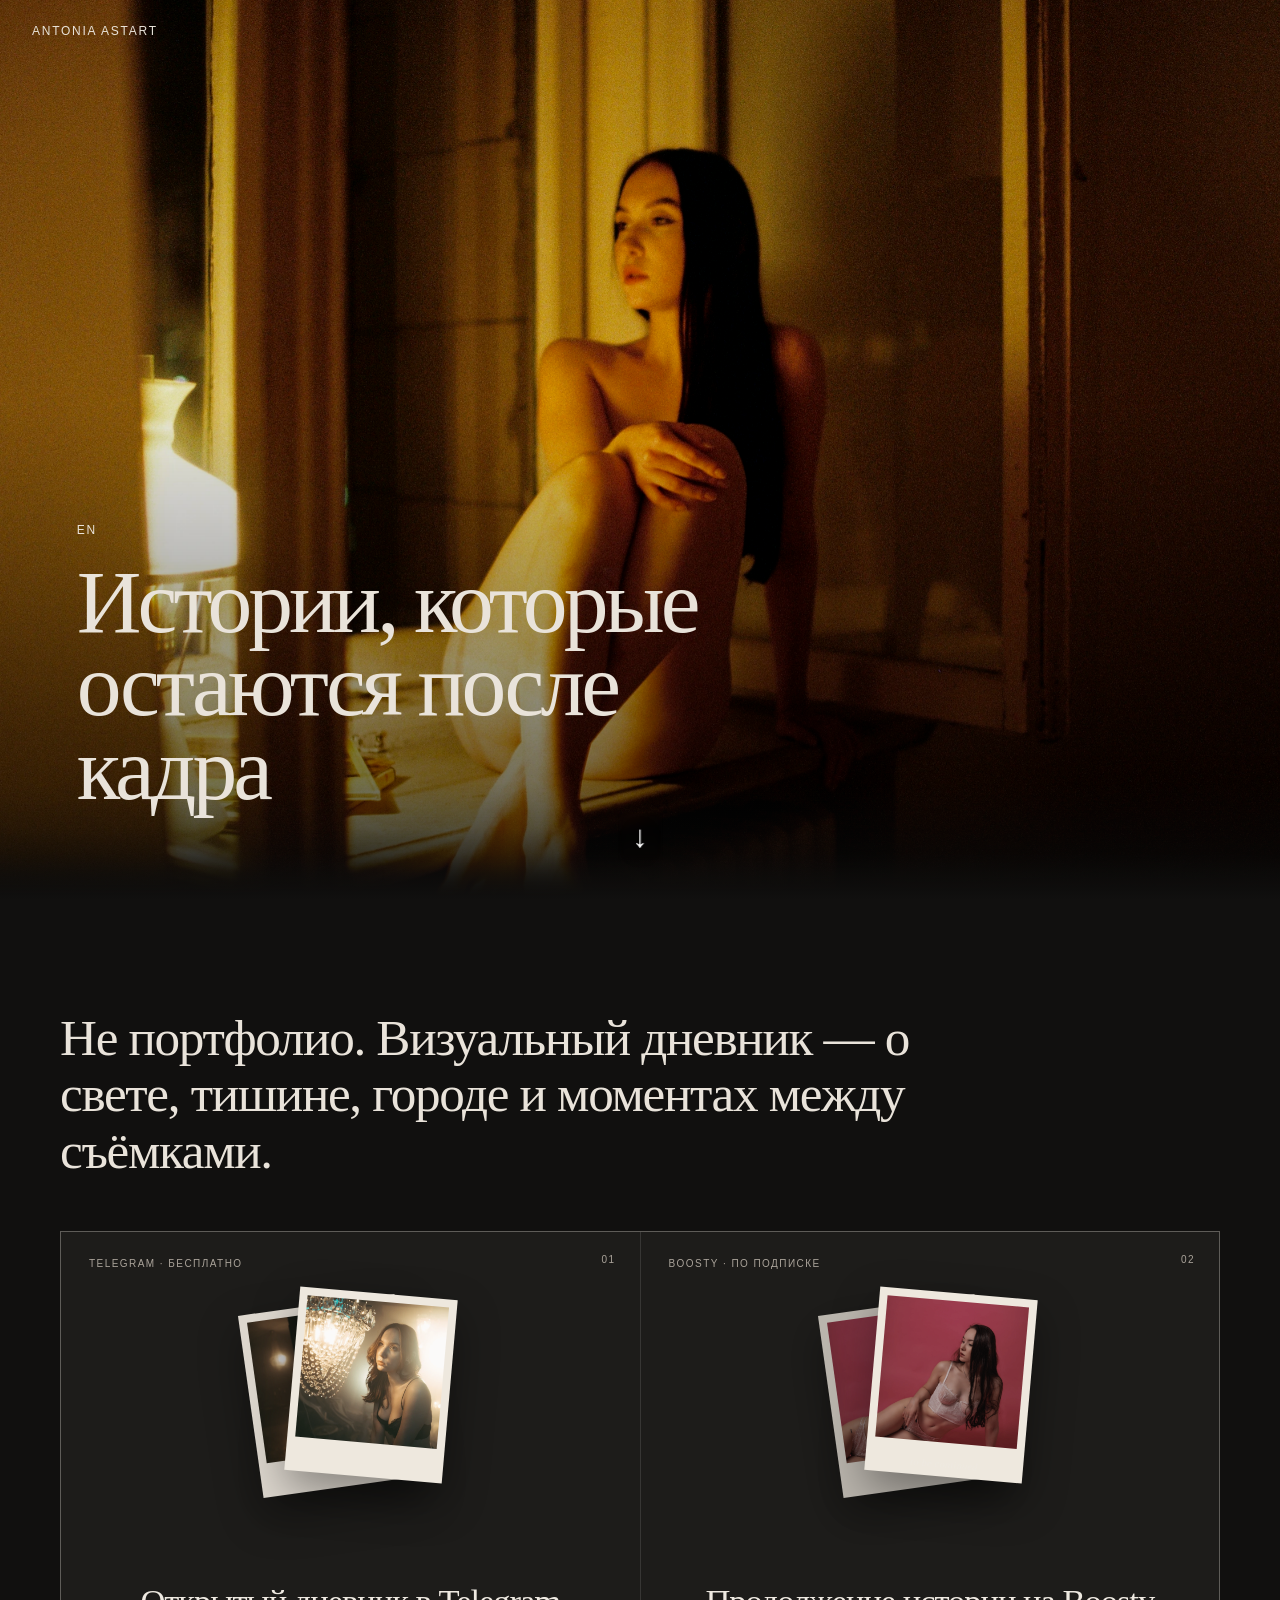
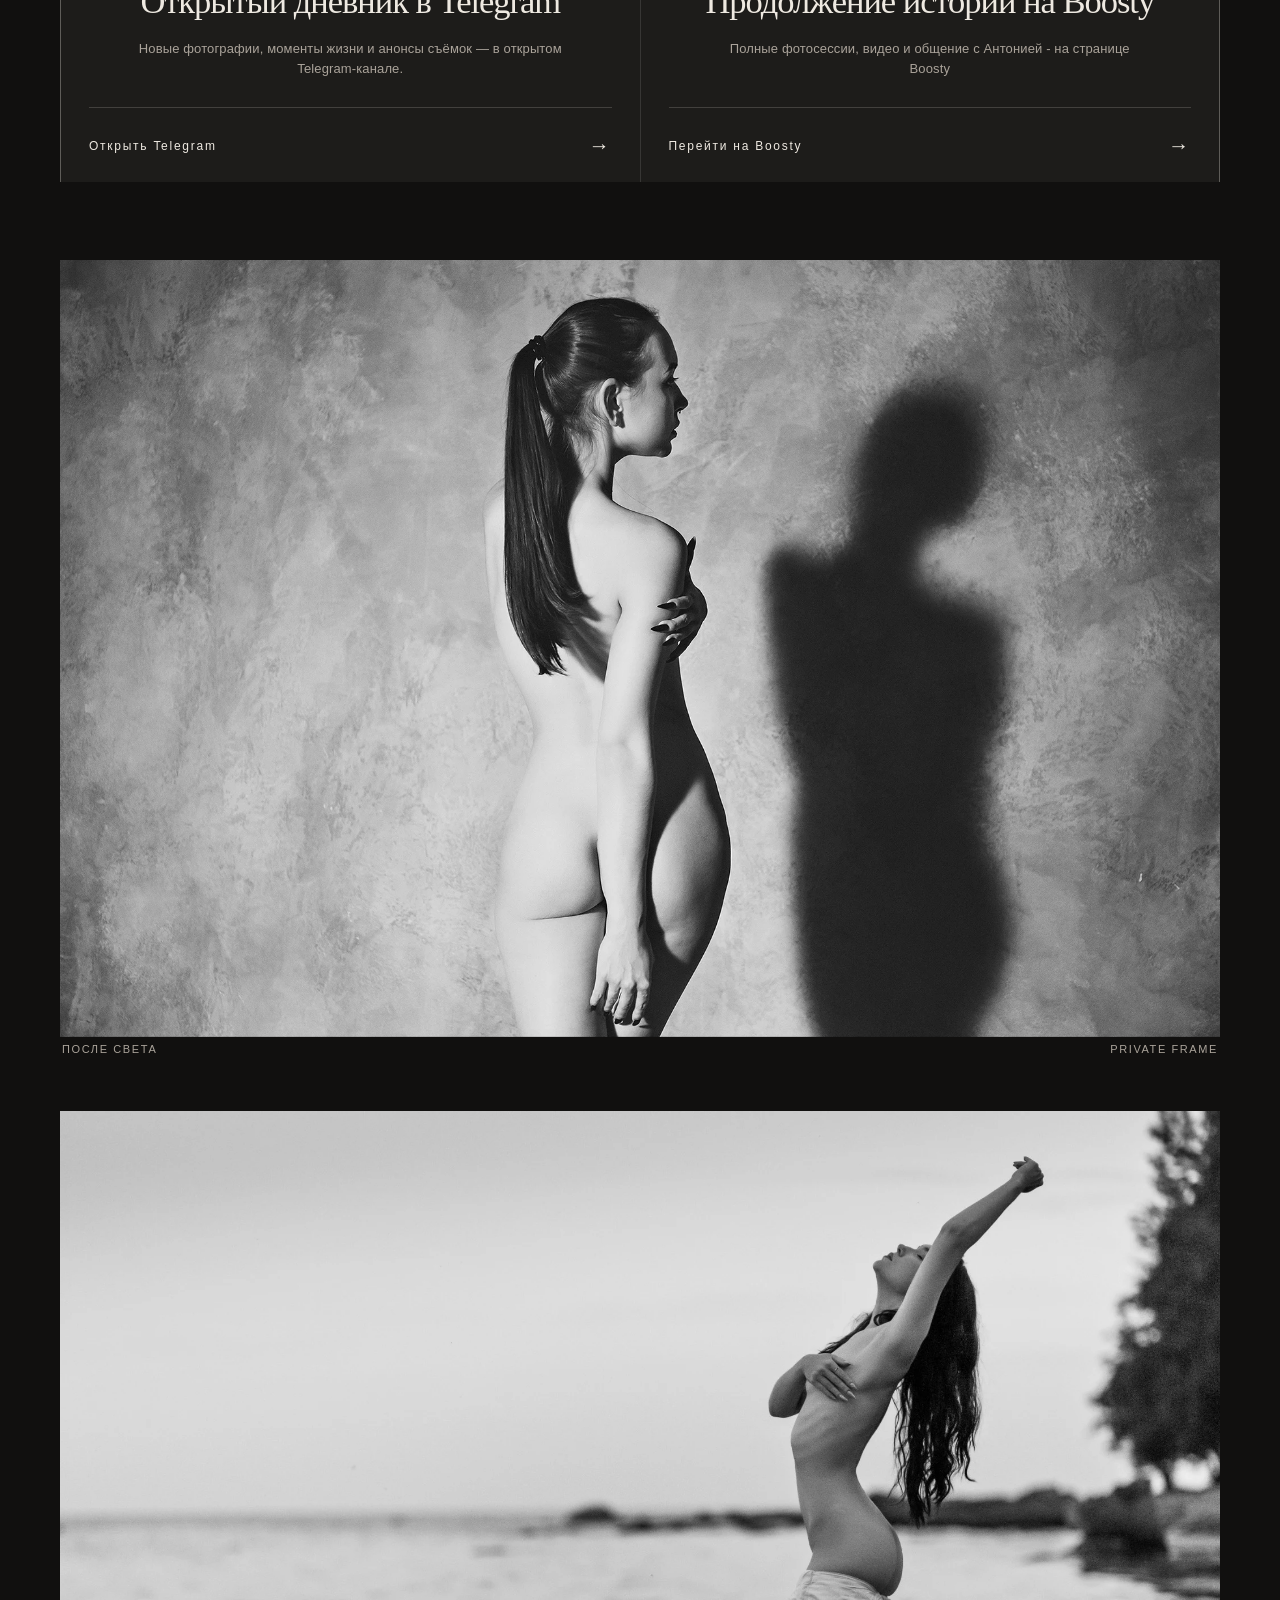
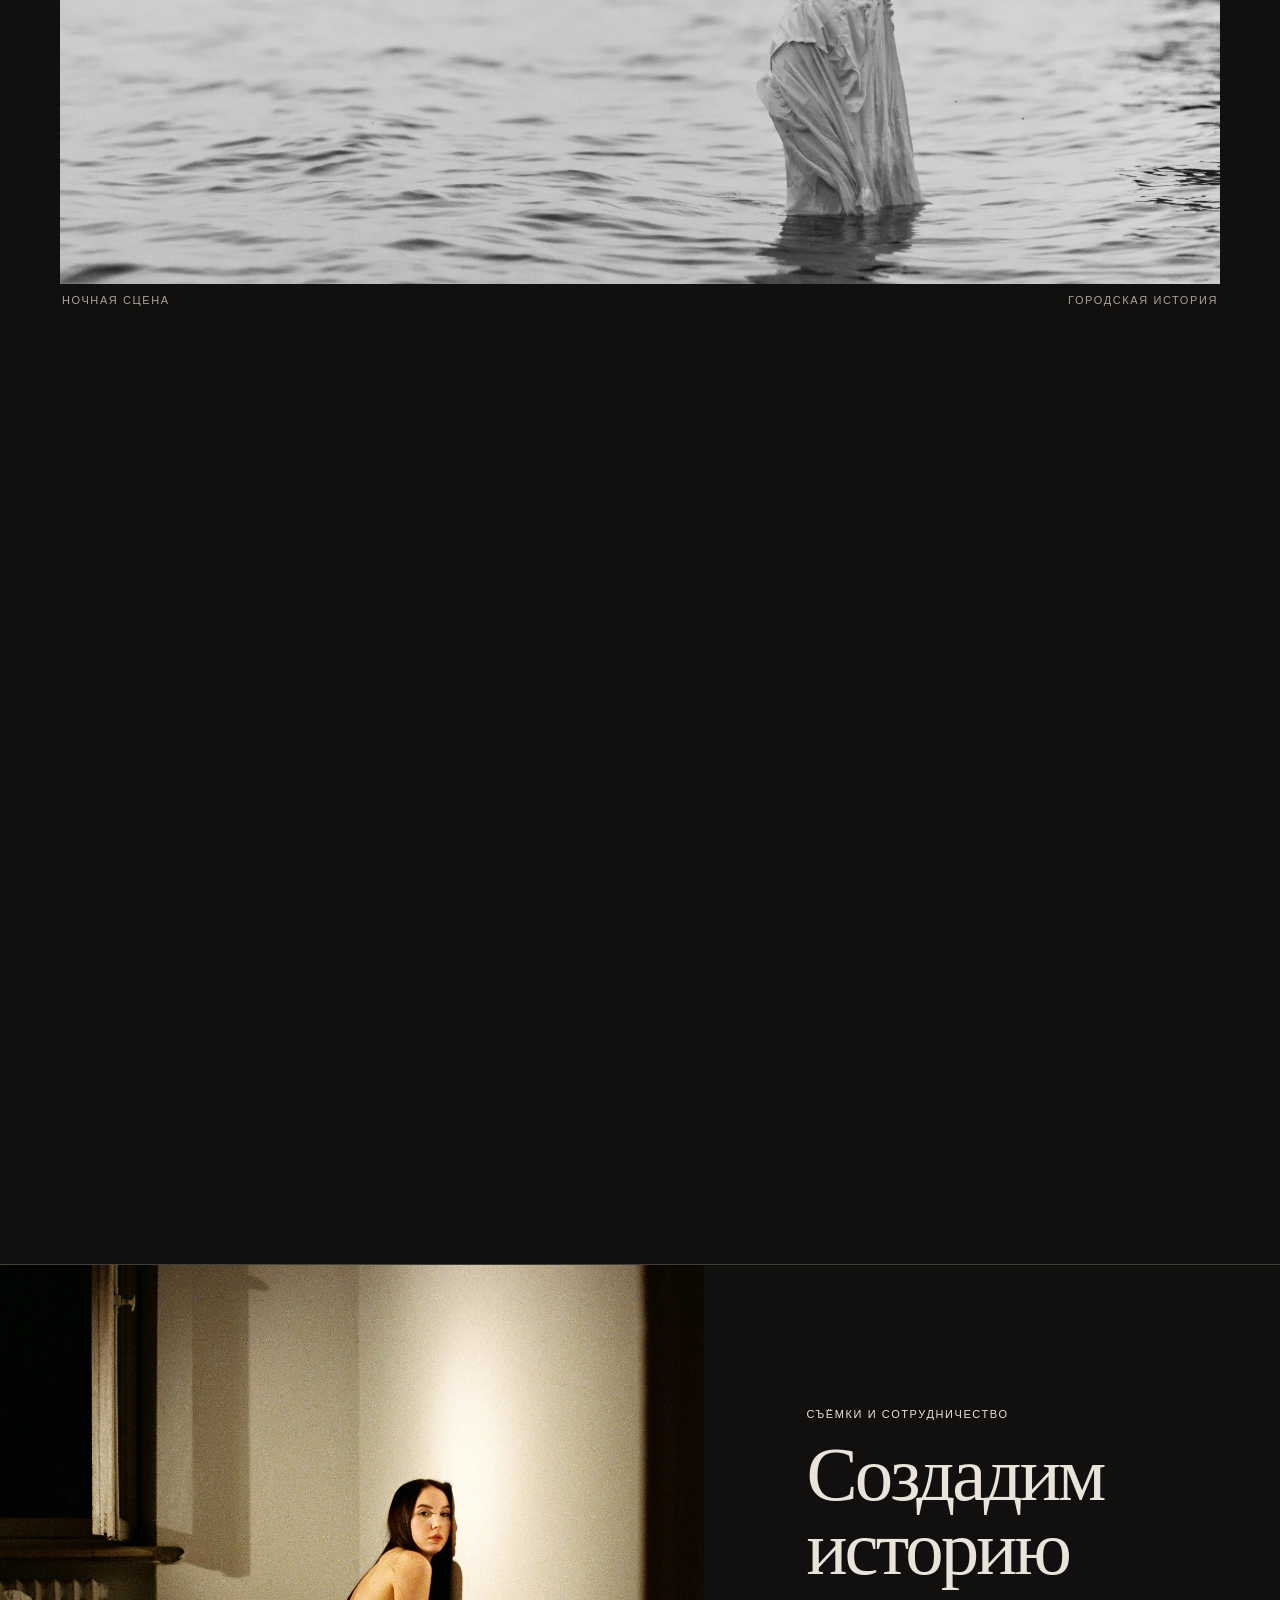
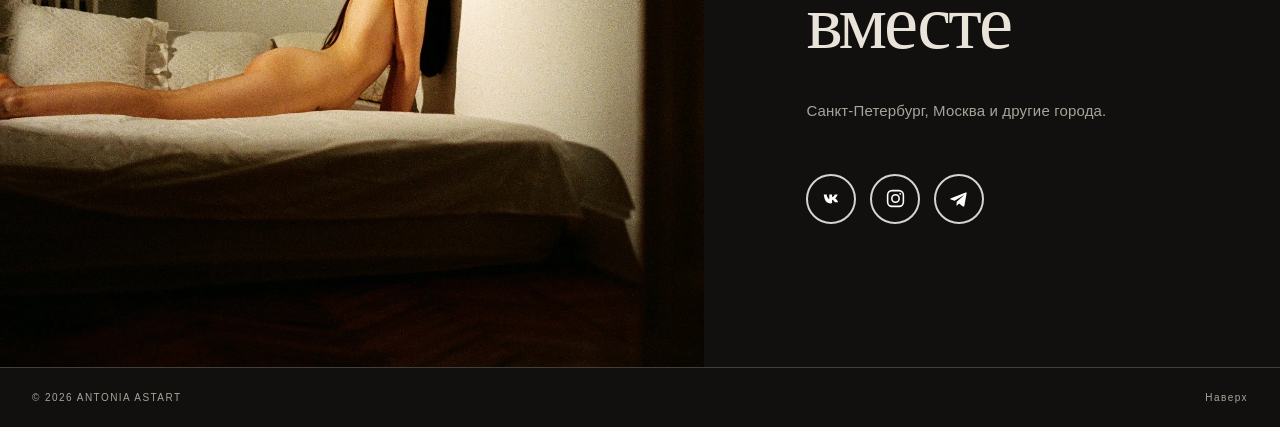
<file: index.html>
<!doctype html>
<html lang="ru" prefix="og: https://ogp.me/ns#">
<head>
  <meta charset="utf-8" />
  <meta name="viewport" content="width=device-width,initial-scale=1" />
  <meta name="theme-color" content="#11100f" />
  <!-- Google tag (gtag.js) -->
  <script async src="https://www.googletagmanager.com/gtag/js?id=G-XG9TWTPMS8"></script>
  <script>
    window.dataLayer = window.dataLayer || [];
    function gtag(){dataLayer.push(arguments);}
    gtag('js', new Date());
    gtag('config', 'G-XG9TWTPMS8');
  </script>
  <!-- Yandex.Metrika counter -->
  <script type="text/javascript">
    (function(m,e,t,r,i,k,a){
      m[i]=m[i]||function(){(m[i].a=m[i].a||[]).push(arguments)};
      m[i].l=1*new Date();
      for (var j=0;j<document.scripts.length;j++){if(document.scripts[j].src===r){return;}}
      k=e.createElement(t),a=e.getElementsByTagName(t)[0],k.async=1,k.src=r,a.parentNode.insertBefore(k,a)
    })(window,document,'script','https://mc.yandex.ru/metrika/tag.js?id=111579836','ym');

    ym(111579836,'init',{ssr:true,webvisor:true,clickmap:true,ecommerce:'dataLayer',referrer:document.referrer,url:location.href,accurateTrackBounce:true,trackLinks:true});
  </script>
  <!-- /Yandex.Metrika counter -->
  <title>Антония Астарт | Ню-модель и арт-фотография</title>
  <meta name="description" content="Официальный сайт Антонии Астарт: авторские ню-фотосерии, съёмки, закулисье и новые публикации в Telegram и Boosty." />
  <link rel="canonical" href="https://antonia-astart.ru/" />
  <meta property="og:type" content="website" />
  <meta property="og:locale" content="ru_RU" />
  <meta property="og:title" content="Антония Астарт — визуальный дневник" />
  <meta property="og:description" content="Авторская арт-фотография, истории и атмосфера съёмок." />
  <meta property="og:image" content="https://antonia-astart.ru/assets/og-image.png" />
  <meta property="og:image:url" content="https://antonia-astart.ru/assets/og-image.png" />
  <meta property="og:image:secure_url" content="https://antonia-astart.ru/assets/og-image.png" />
  <meta property="og:image:type" content="image/png" />
  <meta property="og:image:width" content="1200" />
  <meta property="og:image:height" content="628" />
  <meta property="og:image:alt" content="Антония Астарт — визуальный дневник" />
  <meta property="og:url" content="https://antonia-astart.ru/" />
  <meta property="og:site_name" content="Антония Астарт" />
  <meta name="twitter:card" content="summary_large_image" />
  <meta name="twitter:title" content="Антония Астарт — визуальный дневник" />
  <meta name="twitter:description" content="Авторская арт-фотография, истории и атмосфера съёмок." />
  <meta name="twitter:image" content="https://antonia-astart.ru/assets/og-image.png" />
  <link rel="preload" as="image" href="assets/hero-desktop.webp" fetchpriority="high" media="(min-width: 761px)" />
  <link rel="preload" as="image" href="assets/hero-desktop.webp" fetchpriority="high" media="(max-width: 760px)" />
  <link rel="stylesheet" href="styles.css?v=20261006-language" />
  <link rel="icon" type="image/png" sizes="512x512" href="https://antonia-astart.ru/assets/favicon.png" />
  <link rel="shortcut icon" type="image/png" href="https://antonia-astart.ru/assets/favicon.png" />
  <link rel="apple-touch-icon" sizes="512x512" href="https://antonia-astart.ru/assets/favicon.png" />
<script type="application/ld+json">
{
  "@context": "https://schema.org",
  "@graph": [
    {
      "@type": "WebSite",
      "@id": "https://antonia-astart.ru/#website",
      "url": "https://antonia-astart.ru/",
      "name": "Антония Астарт",
      "alternateName": "Antonia Astart",
      "inLanguage": "ru-RU"
    },
    {
      "@type": "Person",
      "@id": "https://antonia-astart.ru/#antonia",
      "name": "Антония Астарт",
      "alternateName": "Antonia Astart",
      "url": "https://antonia-astart.ru/",
      "image": "https://antonia-astart.ru/assets/og-image.png",
      "description": "Ню-модель и автор художественных фотосерий.",
      "sameAs": [
        "https://t.me/antonia_astart",
        "https://boosty.to/antonia_astart",
        "https://vk.ru/antonia_astart",
        "https://www.instagram.com/antonia_astart/"
      ]
    }
  ]
}
</script>
</head>
<body>
  <noscript><div><img src="https://mc.yandex.ru/watch/111579836" style="position:absolute;left:-9999px" alt="" /></div></noscript>
  <header class="hero" id="top">
    <picture>
      <img class="hero__image" src="assets/hero-desktop.webp" alt="Antonia Astart" />
    </picture>
    <div class="hero__shade"></div>
    <div class="topbar">
      <a class="wordmark" href="#top">ANTONIA ASTART</a>
    </div>
    <div class="hero__copy">
      <button class="lang" type="button" aria-label="Switch language">EN</button>
      <h1 data-ru="Истории, которые остаются после кадра" data-en="Stories that remain after the frame">Истории, которые остаются после кадра</h1>
      <a class="hero__scroll" href="#inside" aria-label="Прокрутить вниз"><span aria-hidden="true">↓</span></a>
    </div>
  </header>

  <main>
    <section class="intro" id="inside">
      <p class="intro__index">01</p>
      <div class="intro__content">
        <p class="intro__lead" data-ru="Не портфолио. Визуальный дневник — о свете, тишине, городе и моментах между съёмками." data-en="Not a portfolio. A visual diary of light, silence, the city and the moments between shoots.">Не портфолио. Визуальный дневник — о свете, тишине, городе и моментах между съёмками.</p>

        <div class="story-gateway" aria-label="Main destinations">
          <div class="destinations destinations--paired">
            <a class="destination destination--telegram" href="https://t.me/+5DlMwJKnEJw1ZTBi" data-destination="telegram" data-placement="main_card" target="_blank" rel="noopener">
              <span class="destination__number">01</span>
              <span class="destination__meta" data-ru="Telegram · бесплатно" data-en="Telegram · free">Telegram · бесплатно</span>
              <span class="destination__visual destination__visual--notebook" aria-hidden="true">
                <span class="notebook-sheet notebook-sheet--back"><img src="assets/telegram-2.webp" alt="" loading="lazy" /></span>
                <span class="notebook-sheet notebook-sheet--front">
                  <img src="assets/telegram-1.webp" alt="" loading="lazy" />
                  <i></i><i></i><i></i>
                </span>
              </span>
              <span class="destination__title" data-ru="Открытый дневник в Telegram" data-en="Open diary on Telegram">Открытый дневник в Telegram</span>
              <span class="destination__text" data-ru="Новые фотографии, моменты жизни и анонсы съёмок — в открытом Telegram-канале." data-en="New photographs, everyday moments and shoot previews in the public Telegram channel.">Новые фотографии, моменты жизни и анонсы съёмок — в открытом Telegram-канале.</span>
              <span class="destination__action"><span data-ru="Открыть Telegram" data-en="Open Telegram">Открыть Telegram</span><b aria-hidden="true">→</b></span>
            </a>

            <a class="destination destination--boosty" href="https://boosty.to/antonia_astart?utm_source=antonia_astart_site&amp;utm_medium=referral&amp;utm_campaign=boosty_conversion&amp;utm_content=main_card" data-destination="boosty" data-placement="main_card" target="_blank" rel="noopener">
              <span class="destination__number">02</span>
              <span class="destination__meta" data-ru="Boosty · по подписке" data-en="Boosty · subscription">Boosty · по подписке</span>
              <span class="destination__visual destination__visual--polaroid" aria-hidden="true">
                <span class="polaroid polaroid--back"><img src="assets/boosty-intimate-back.webp" alt="" loading="lazy" /></span>
                <span class="polaroid polaroid--front"><img src="assets/boosty-intimate-front.webp" alt="" loading="lazy" /><i>to be continued</i></span>
              </span>
              <span class="destination__title" data-ru="Продолжение истории на Boosty" data-en="The story continues on Boosty">Продолжение истории на Boosty</span>
              <span class="destination__text" data-ru="Полные фотосессии, видео и общение с Антонией - на странице Boosty" data-en="Full photo shoots, videos and conversations with Antonia - on her Boosty page">Полные фотосессии, видео и общение с Антонией - на странице Boosty</span>
              <span class="destination__action"><span data-ru="Перейти на Boosty" data-en="Open Boosty">Перейти на Boosty</span><b aria-hidden="true">→</b></span>
            </a>
          </div>

          <figure class="gateway-photo reveal">
            <img src="assets/after-light-25.webp" alt="Warm cinematic interior" loading="lazy" />
            <figcaption><span data-ru="После света" data-en="After the light">После света</span><span>Private frame</span></figcaption>
          </figure>
        </div>
      </div>
    </section>

    <section class="story" aria-label="Selected stories">
      <div class="story__pair">
        <figure class="reveal">
          <img src="assets/night-scene-25.webp" alt="Night city scene" loading="lazy" />
          <figcaption><span data-ru="Ночная сцена" data-en="Night scene">Ночная сцена</span><span data-ru="Городская история" data-en="City story">Городская история</span></figcaption>
        </figure>
        <figure class="reveal">
          <img src="assets/after-midnight-25.webp" alt="Night city portrait" loading="lazy" />
          <figcaption><span data-ru="После полуночи" data-en="After midnight">После полуночи</span><span data-ru="Та же история" data-en="The same story">Та же история</span></figcaption>
        </figure>
      </div>
    </section>

    <section class="closing">
      <img src="assets/collaboration-25.webp" alt="Black and white portrait" loading="lazy" />
      <div class="closing__content">
        <p class="eyebrow" data-ru="Съёмки и сотрудничество" data-en="Shoots and collaborations">Съёмки и сотрудничество</p>
        <h2 data-ru="Создадим историю вместе" data-en="Let’s create a story together">Создадим историю вместе</h2>
        <p data-ru="Санкт-Петербург, Москва и другие города." data-en="Saint Petersburg, Moscow and other cities.">Санкт-Петербург, Москва и другие города.</p>
        <div class="closing__links">
          <a class="social-link social-link--vk" href="https://vk.ru/antonia_astart" target="_blank" rel="noopener" aria-label="VK">
            <svg viewBox="0 0 24 24" aria-hidden="true"><path d="M4.1 7.1h3.2c.3 2.8 1.5 4.4 2.8 5.1V7.1h3.1v2.9c1.2-.2 2.4-1.3 2.8-2.9h3.2c-.4 2-1.8 3.5-2.8 4.1 1.1.6 2.7 2 3.3 4.4h-3.5c-.5-1.5-1.7-2.7-3-2.9v2.8c0 .9-.5 1.3-1.5 1.3-4.5 0-6.9-3.1-7.6-9.7z"/></svg>
          </a>
          <a class="social-link social-link--instagram" href="https://www.instagram.com/antonia_astart/" target="_blank" rel="noopener" aria-label="Instagram">
            <svg viewBox="0 0 24 24" aria-hidden="true"><rect x="3" y="3" width="18" height="18" rx="5"/><circle cx="12" cy="12" r="4.2"/><circle cx="17.4" cy="6.7" r="1.1" class="social-dot"/></svg>
          </a>
          <a class="social-link social-link--telegram" href="https://t.me/+8W79KSMVWns5NDIy" data-destination="telegram" data-placement="collaboration_footer" target="_blank" rel="noopener" aria-label="Telegram">
            <svg viewBox="0 0 24 24" aria-hidden="true"><path d="M21.5 3.8 18.7 19c-.2 1.1-.8 1.4-1.7.9l-4.3-3.2-2.1 2c-.2.2-.4.4-.9.4l.3-4.4 8-7.2c.3-.3-.1-.5-.5-.2L7.6 13.5l-4.3-1.4c-.9-.3-1-1 .2-1.5L20.2 4c.8-.3 1.5.2 1.3-.2z"/></svg>
          </a>
        </div>
      </div>
    </section>
  </main>

  <footer data-nosnippet>
    <span>© 2026 ANTONIA ASTART</span>
    <a href="#top" data-ru="Наверх" data-en="Back to top">Наверх</a>
  </footer>
  <script src="script.js"></script>
</body>
</html>
</file>
<file: styles.css>
:root{--bg:#11100f;--paper:#e9e3da;--ink:#171513;--muted:#aaa39a;--line:rgba(233,227,218,.22);--card:#eee9e1;--card2:#eee9e1)}
*{box-sizing:border-box}html{scroll-behavior:smooth}body{margin:0;background:var(--bg);color:var(--paper);font-family:Arial,Helvetica,sans-serif}a{color:inherit;text-decoration:none}img{display:block;width:100%}
.hero{position:relative;min-height:92svh;overflow:hidden;background:#0c0b0a}.hero__image{position:absolute;inset:0;height:100%;object-fit:cover;object-position:53% 42%;animation:slowZoom 16s ease-out both}.hero__shade{position:absolute;inset:0;background:linear-gradient(180deg,rgba(0,0,0,.12),rgba(0,0,0,.08) 45%,rgba(0,0,0,.68))}.topbar{position:absolute;z-index:2;top:0;left:0;right:0;display:flex;justify-content:space-between;padding:24px 32px;font-size:12px;letter-spacing:.18em}.lang{border:0;background:none;color:inherit;font:inherit;letter-spacing:.14em;cursor:pointer}.hero__copy{position:absolute;z-index:2;left:clamp(24px,6vw,90px);bottom:clamp(36px,8vh,96px);max-width:760px}.eyebrow{margin:0 0 18px;text-transform:uppercase;letter-spacing:.18em;font-size:11px}.hero h1{margin:0;max-width:720px;font-family:Georgia,'Times New Roman',serif;font-weight:400;font-size:clamp(42px,7vw,96px);line-height:.96;letter-spacing:-.035em}.hero__link{display:inline-block;margin-top:34px;padding-bottom:7px;border-bottom:1px solid currentColor;font-size:13px;letter-spacing:.08em}
.intro{max-width:1280px;margin:auto;padding:110px 32px 96px;display:grid;grid-template-columns:82px minmax(0,1fr);gap:42px;border-bottom:1px solid var(--line)}.intro__index{margin:4px 0 0;color:var(--muted);font-size:12px}.intro__lead{max-width:910px;margin:0;font-family:Georgia,'Times New Roman',serif;font-size:clamp(28px,4vw,52px);line-height:1.16}.story-gateway{width:100%;max-width:1040px;margin-top:52px}.destinations{display:grid}.destinations--paired{grid-template-columns:1fr 1fr;gap:1px;background:rgba(17,16,15,.55);border:1px solid var(--line);border-bottom:0}.destination{position:relative;min-height:500px;padding:26px 28px 24px;background:var(--card);color:var(--ink);display:flex;flex-direction:column;overflow:hidden;transition:background .35s ease,transform .35s ease}.destination--boosty{background:#eee9e1}.destination:hover{background:#e5dfd6}.destination__number{position:absolute;right:24px;top:22px;font-size:10px;letter-spacing:.14em;opacity:.48}.destination__meta{font-size:10px;letter-spacing:.17em;text-transform:uppercase;opacity:.56}.destination__visual{position:relative;display:block;width:100%;height:190px;margin:28px auto 4px}.destination__visual--notebook{max-width:180px}.notebook-sheet{position:absolute;inset:0;border:1px solid rgba(23,21,19,.2);box-shadow:0 18px 38px rgba(0,0,0,.18)}.notebook-sheet--back{transform:translate(10px,8px) rotate(5deg);background:#aaa39a}.notebook-sheet--front{padding:10px 10px 18px;background:#eee8de;transform:rotate(1deg);overflow:hidden}.notebook-sheet--front:before{content:"";position:absolute;left:24px;top:0;bottom:0;width:1px;background:rgba(126,76,76,.28)}.notebook-sheet img{height:112px;object-fit:cover;filter:saturate(.78) contrast(.96)}.notebook-sheet i{display:block;height:1px;background:rgba(23,21,19,.18);margin:12px 4px 0 20px}.destination__visual--polaroid{max-width:206px}.polaroid{position:absolute;width:138px;height:176px;padding:8px 8px 27px;background:#eee8de;box-shadow:0 18px 40px rgba(0,0,0,.22);transition:transform .45s ease}.polaroid img{height:100%;object-fit:cover;filter:saturate(.72) contrast(.95)}.polaroid--back{left:8px;top:12px;transform:rotate(-8deg);filter:brightness(.78)}.polaroid--front{right:8px;top:0;transform:rotate(5deg)}.polaroid--front i{position:absolute;left:8px;right:8px;bottom:7px;text-align:center;font-family:Georgia,'Times New Roman',serif;font-size:10px;font-weight:400;letter-spacing:.04em}.destination:hover .polaroid--front{transform:translate(5px,-5px) rotate(8deg)}.destination:hover .polaroid--back{transform:translate(-5px,3px) rotate(-11deg)}.destination__title{display:flex;align-items:flex-end;justify-content:center;min-height:92px;margin:8px 0 0;padding:0 6px;font-family:Georgia,'Times New Roman',serif;font-size:clamp(32px,3vw,46px);line-height:1.02;text-align:center;text-wrap:balance}.destination__text{max-width:430px;min-height:68px;margin:18px auto 0;font-size:13px;line-height:1.55;text-align:center;opacity:.68}.destination__action{margin-top:auto;padding-top:26px;border-top:1px solid rgba(23,21,19,.2);display:flex;align-items:center;justify-content:space-between;font-size:12px;letter-spacing:.08em}.destination__action b{font-size:21px;font-weight:400;transition:transform .3s ease}.destination:hover .destination__action b{transform:translateX(6px)}
.gateway-photo{margin:0;border:1px solid var(--line);overflow:hidden}.gateway-photo img{height:min(70vw,760px);object-fit:cover;object-position:center 40%;transition:transform 1.2s ease}.gateway-photo.visible img{transform:scale(1.015)}figcaption{display:flex;justify-content:space-between;padding:12px 2px 0;color:var(--muted);font-size:11px;text-transform:uppercase;letter-spacing:.12em}.gateway-photo figcaption{padding:12px 14px 14px;background:var(--bg)}
.story{max-width:1280px;margin:auto;padding:96px 32px}.story figure{margin:0}.story img{object-fit:cover;background:#1a1917}.story__pair{display:grid;grid-template-columns:1fr 1fr;gap:28px}.story__pair img{height:620px}.story__pair figure:first-child img{object-position:center 45%}.closing{min-height:78svh;display:grid;grid-template-columns:1.1fr .9fr;border-top:1px solid var(--line);border-bottom:1px solid var(--line)}.closing>img{height:100%;min-height:78svh;object-fit:cover}.closing__content{padding:clamp(48px,8vw,120px);display:flex;flex-direction:column;justify-content:center}.closing h2{margin:0 0 24px;font-family:Georgia,'Times New Roman',serif;font-size:clamp(42px,6vw,82px);font-weight:400;line-height:1}.closing__content>p:not(.eyebrow){max-width:460px;color:var(--muted);font-size:15px;line-height:1.6}.closing__links{display:flex;gap:24px;margin-top:36px;font-size:12px;text-transform:uppercase;letter-spacing:.14em}.closing__links a{border-bottom:1px solid var(--line);padding-bottom:6px}footer{display:flex;justify-content:space-between;padding:24px 32px;color:var(--muted);font-size:10px;letter-spacing:.12em}.reveal{opacity:0;transform:translateY(22px);transition:opacity .8s ease,transform .8s ease}.reveal.visible{opacity:1;transform:none}@keyframes slowZoom{from{transform:scale(1)}to{transform:scale(1.025)}}
@media(max-width:900px){.intro{grid-template-columns:1fr}.intro__index{display:none}.destination{min-height:510px}.destination__title{font-size:38px}.story__pair img{height:560px}}
@media(max-width:760px){.topbar{padding:18px 20px}.hero__copy{left:20px;right:20px;bottom:34px}.hero h1{font-size:46px}.intro{padding:72px 20px}.story-gateway{margin-top:36px}.destinations--paired{grid-template-columns:1fr}.destination{min-height:470px;padding:24px 20px 20px}.destination__visual{margin-top:24px}.destination__title{min-height:auto;margin-top:8px;font-size:38px}.destination__text{min-height:auto}.gateway-photo img{height:72svh}.story{padding:72px 20px}.story__pair{grid-template-columns:1fr;gap:56px}.story__pair img{height:68svh}.closing{grid-template-columns:1fr}.closing>img{min-height:auto;height:68svh}.closing__content{padding:64px 20px}.closing__links{flex-wrap:wrap}footer{padding:20px}}
@media(prefers-reduced-motion:reduce){html{scroll-behavior:auto}.hero__image{animation:none}.reveal{opacity:1;transform:none}.destination,.destination__action b,.polaroid,.gateway-photo img{transition:none}}


/* Site 10: unified editorial width and restored motion */
.intro__content{width:100%;max-width:1040px}
.story-gateway{max-width:1040px}
.destinations--paired{background:rgba(233,227,218,.2)}
.destination,
.destination--boosty{background:#eee9e1;color:var(--ink)}
.destination:hover,
.destination--boosty:hover{background:#f5f1ea}

.destination__visual--notebook{transition:transform .55s cubic-bezier(.2,.75,.2,1)}
.notebook-sheet{transition:transform .55s cubic-bezier(.2,.75,.2,1),box-shadow .55s ease}
.destination--telegram:hover .destination__visual--notebook{transform:translateY(-7px) rotate(-1deg)}
.destination--telegram:hover .notebook-sheet--front{transform:translate(-5px,-4px) rotate(-2deg);box-shadow:0 24px 48px rgba(0,0,0,.23)}
.destination--telegram:hover .notebook-sheet--back{transform:translate(15px,11px) rotate(8deg)}
.destination--telegram .destination__visual--notebook{animation:notebookFloat 5.5s ease-in-out infinite}
@keyframes notebookFloat{0%,100%{transform:translateY(0) rotate(0deg)}50%{transform:translateY(-4px) rotate(-.6deg)}}

.gateway-photo img{height:min(62vw,690px);object-position:center 44%;transform:none}
.gateway-photo.visible img{transform:scale(1.008)}

.story{width:100%;max-width:1040px;margin:auto;padding:96px 0}
.story__pair{display:grid;grid-template-columns:1fr;gap:78px;width:100%}
.story__pair figure{width:100%}
.story__pair img{width:100%;height:min(62vw,690px);object-fit:cover}
.story__pair figure:first-child img{object-position:center 48%}
.story__pair figure:last-child img{object-position:center 43%}

@media(min-width:1400px){
  .hero__image{left:50%;right:auto;width:min(94vw,1460px);transform:translateX(-50%);object-position:53% 43%}
  @keyframes slowZoom{from{transform:translateX(-50%) scale(1)}to{transform:translateX(-50%) scale(1.018)}}
}
@media(max-width:1100px){
  .story{padding-left:32px;padding-right:32px}
}
@media(max-width:760px){
  .hero{min-height:88svh}
  .hero__image{object-position:54% 42%}
  .gateway-photo img{height:68svh}
  .story{padding:72px 20px}
  .story__pair{gap:56px}
  .story__pair img{height:68svh}
}
@media(prefers-reduced-motion:reduce){.destination--telegram .destination__visual--notebook{animation:none}}

/* Site 11: landscape desktop hero and one visual width */
@media (min-width:761px){
  .hero{min-height:100svh}
  .hero picture{position:absolute;inset:0;display:block}
  .hero__image{width:100%;height:100%;object-fit:cover;object-position:center 44%;animation:heroLandscapeZoom 16s ease-out both}
  @keyframes heroLandscapeZoom{from{transform:scale(1.015)}to{transform:scale(1.075)}}
}

/* The content line from cards through the three photographs uses one width. */
.intro{max-width:1380px}
.intro__content{max-width:1160px}
.story-gateway{max-width:1160px}
.story{max-width:1160px;padding-left:0;padding-right:0}

/* Both notebook photographs are now visible and move apart. */
.notebook-sheet--back{overflow:hidden;background:#aaa39a;padding:7px}
.notebook-sheet--back img{width:100%;height:100%;object-fit:cover;object-position:center 42%;filter:saturate(.68) brightness(.72)}
.destination--telegram:hover .notebook-sheet--front{transform:translate(-13px,-6px) rotate(-4deg)}
.destination--telegram:hover .notebook-sheet--back{transform:translate(18px,10px) rotate(9deg)}

/* The gateway and following photographs share the same landscape geometry. */
.gateway-photo img,
.story__pair img{width:100%;height:auto;aspect-ratio:3/2;object-fit:cover}
.gateway-photo img{object-position:center 48%}
.story__pair figure:first-child img{object-position:center 48%}
.story__pair figure:last-child img{object-position:center 43%}

@media(max-width:1224px){
  .intro{padding-left:32px;padding-right:32px}
  .story{padding-left:32px;padding-right:32px}
}
@media(max-width:760px){
  .hero picture{position:absolute;inset:0}
  .hero__image{width:100%;height:100%;object-fit:cover;animation:slowZoom 16s ease-out both}
  .intro,.story{padding-left:20px;padding-right:20px}
  .gateway-photo img,.story__pair img{aspect-ratio:auto;height:68svh}
}

/* Site 12: centered hero, graphite cards and one exact editorial width */
:root{
  --gateway-width:1160px;
  --card-dark:#242321;
  --card-dark-hover:#2d2b28;
  --card-ink:#eee9e1;
  --card-muted:#aaa39a;
}

/* Keep the desktop hero centered; scroll sets --hero-scroll from 0 to 1. */
@media (min-width:761px){
  .hero__image{
    left:50%;
    right:auto;
    width:100%;
    max-width:none;
    object-position:50% 44%;
    transform:translateX(-50%) scale(calc(1.015 + var(--hero-scroll,0) * .055));
    animation:none;
    will-change:transform;
    transition:transform .08s linear;
  }
}

/* One width from the paired destinations through every editorial photograph. */
.intro__content,
.story-gateway,
.story{
  width:100%;
  max-width:var(--gateway-width);
}
.destinations--paired,
.gateway-photo,
.story__pair,
.story__pair figure{
  width:100%;
}

/* Dark graphite destination cards, intentionally close to the page background. */
.destinations--paired{
  gap:1px;
  background:rgba(233,227,218,.18);
}
.destination,
.destination--boosty{
  background:var(--card-dark);
  color:var(--card-ink);
}
.destination:hover,
.destination--boosty:hover{
  background:var(--card-dark-hover);
}
.destination__meta,
.destination__number,
.destination__text{
  color:var(--card-muted);
  opacity:1;
}
.destination__action{
  border-top-color:rgba(233,227,218,.18);
}

/* Telegram is now a true two-photo polaroid stack; both images fill square frames. */
.destination__visual--notebook{
  width:214px;
  max-width:214px;
  height:196px;
  margin-top:24px;
}
.notebook-sheet{
  inset:auto;
  width:158px;
  height:184px;
  padding:8px 8px 18px;
  background:#e9e3da;
  border:0;
  box-shadow:0 18px 44px rgba(0,0,0,.38);
  transition:transform .55s cubic-bezier(.2,.75,.2,1),box-shadow .55s ease;
}
.notebook-sheet img{
  width:100%;
  height:142px;
  aspect-ratio:1/1;
  object-fit:cover;
  filter:saturate(.82) contrast(.98);
}
.notebook-sheet--front:before,
.notebook-sheet i{
  display:none;
}
.notebook-sheet--back{
  left:7px;
  top:11px;
  transform:rotate(-8deg);
  padding:8px 8px 18px;
  background:#ddd7ce;
}
.notebook-sheet--back img{
  width:100%;
  height:142px;
  object-fit:cover;
  object-position:center 42%;
  filter:saturate(.7) brightness(.8);
}
.notebook-sheet--front{
  right:7px;
  top:0;
  transform:rotate(5deg);
  padding:8px 8px 18px;
  background:#eee8de;
}
.destination--telegram .destination__visual--notebook{animation:telegramFloat 5.6s ease-in-out infinite}
.destination--telegram:hover .destination__visual--notebook{transform:translateY(-5px)}
.destination--telegram:hover .notebook-sheet--front{transform:translate(8px,-7px) rotate(9deg);box-shadow:0 24px 52px rgba(0,0,0,.48)}
.destination--telegram:hover .notebook-sheet--back{transform:translate(-9px,5px) rotate(-12deg)}
@keyframes telegramFloat{0%,100%{transform:translateY(0)}50%{transform:translateY(-4px)}}

/* Keep the Boosty visuals in the same polaroid language and scale. */
.destination__visual--polaroid{
  width:214px;
  max-width:214px;
  height:196px;
  margin-top:24px;
}
.polaroid{
  width:158px;
  height:184px;
  padding:8px 8px 26px;
  background:#eee8de;
  box-shadow:0 18px 44px rgba(0,0,0,.38);
}
.polaroid img{height:142px;aspect-ratio:1/1;object-fit:cover}
.polaroid--back{left:7px;top:11px}
.polaroid--front{right:7px;top:0}

/* The replacement image and the two following images have identical geometry. */
.gateway-photo img,
.story__pair img{
  width:100%;
  aspect-ratio:3/2;
  height:auto;
  object-fit:cover;
}
.gateway-photo img{object-position:center 48%}
.gateway-photo.visible img{transform:scale(1.012)}
.story{padding-top:78px}
.story__pair{gap:78px}

@media(max-width:1224px){
  .intro__content,.story-gateway,.story{max-width:100%}
}
@media(max-width:760px){
  .destination__visual--notebook,
  .destination__visual--polaroid{width:206px;max-width:206px}
  .notebook-sheet,.polaroid{width:150px;height:176px}
  .notebook-sheet img,.notebook-sheet--back img,.polaroid img{height:134px}
  .gateway-photo img,.story__pair img{aspect-ratio:auto;height:68svh}
}
@media(prefers-reduced-motion:reduce){
  .destination--telegram .destination__visual--notebook{animation:none}
  .hero__image{transition:none}
}

/* Site 13: autonomous hero motion, explicit destinations and one centered editorial axis */
:root{--editorial-width:1160px}

/* The hero stays centered and breathes on its own, independent of scrolling. */
@media (min-width:761px){
  .hero__image{
    left:50%;
    right:auto;
    width:100%;
    max-width:none;
    object-position:50% 44%;
    transform-origin:center center;
    animation:heroBreath 18s ease-in-out infinite alternate;
    transition:none;
    will-change:transform;
  }
  @keyframes heroBreath{
    from{transform:translateX(-50%) scale(1.01)}
    to{transform:translateX(-50%) scale(1.065)}
  }
}

/* Remove the old grid offset: every editorial element now shares the viewport center. */
.intro{
  position:relative;
  display:block;
  width:100%;
  max-width:none;
  padding:110px 32px 96px;
}
.intro__content,
.story-gateway,
.story{
  width:min(100%,var(--editorial-width));
  max-width:var(--editorial-width);
  margin-left:auto;
  margin-right:auto;
}
.intro__index{
  position:absolute;
  top:114px;
  left:max(32px,calc(50% - var(--editorial-width)/2 - 70px));
}
.story{
  padding-left:0;
  padding-right:0;
}
.destinations--paired,
.gateway-photo,
.story__pair,
.story__pair figure{
  width:100%;
  margin-left:auto;
  margin-right:auto;
}

/* More explicit platform wording without changing the visual construction. */
.destination__title{
  font-size:clamp(30px,2.7vw,43px);
  text-wrap:balance;
}
.destination__text{max-width:440px}

/* New gateway photograph, with the same exact centered geometry as Home and Water. */
.gateway-photo img,
.story__pair img{
  display:block;
  width:100%;
  height:auto;
  aspect-ratio:3/2;
  object-fit:cover;
  margin:0 auto;
}
.gateway-photo img{object-position:center 47%}
.gateway-photo.visible img{transform:scale(1.01)}
.story__pair figure:first-child img{object-position:center 49%}
.story__pair figure:last-child img{object-position:center 44%}

@media(max-width:1300px){
  .intro__index{display:none}
}
@media(max-width:1224px){
  .intro{padding-left:32px;padding-right:32px}
  .story{width:calc(100% - 64px)}
}
@media(max-width:760px){
  .hero__image{animation:mobileHeroBreath 18s ease-in-out infinite alternate}
  @keyframes mobileHeroBreath{from{transform:scale(1.01)}to{transform:scale(1.055)}}
  .intro{padding-left:20px;padding-right:20px}
  .story{width:calc(100% - 40px)}
  .destination__title{font-size:35px}
  .gateway-photo img,.story__pair img{aspect-ratio:auto;height:68svh}
}
@media(prefers-reduced-motion:reduce){.hero__image{animation:none}}

/* Site 14: quicker hero breath, amber/B&W sequence and colored social icons */
@media (min-width:761px){
  .hero__image{animation-duration:12s}
}
@media (max-width:760px){
  .hero__image{animation-duration:12s}
}
.gateway-photo img{object-position:center 46%}
.story__pair figure:first-child img{object-position:center 52%}

.closing__links{align-items:center;gap:16px;flex-wrap:wrap}
.social-link{
  display:inline-flex;
  align-items:center;
  gap:9px;
  padding:9px 13px 9px 10px;
  border:1px solid var(--line);
  border-radius:999px;
  transition:transform .25s ease,border-color .25s ease,background .25s ease;
}
.social-link:hover{transform:translateY(-2px);border-color:rgba(233,227,218,.46);background:rgba(255,255,255,.035)}
.social-link svg{width:19px;height:19px;display:block}
.social-link--vk svg{fill:#2787f5}
.social-link--telegram svg{fill:#2aabee}
.social-link--instagram svg{fill:none;stroke:#e4405f;stroke-width:1.8}
.social-link--instagram .social-dot{fill:#e4405f;stroke:none}
.social-link span{padding-bottom:0}
@media(max-width:760px){.social-link{padding:8px 11px 8px 9px}.social-link svg{width:18px;height:18px}}


/* Site 15: faster breathing hero, intimate Boosty, horizontal editorial sequence and monochrome icon buttons */
@media (min-width:761px){
  .hero__image{animation-duration:9.5s}
}
@media (max-width:760px){
  .hero__image{animation-duration:9.5s}
}

/* Keep both destination cards quiet and graphite instead of paper-white. */
.destination--telegram,
.destination--boosty{
  background:linear-gradient(145deg,rgba(255,255,255,.035),rgba(255,255,255,.012));
  border-color:rgba(233,227,218,.18);
}
.destination--telegram:hover,
.destination--boosty:hover{
  background:linear-gradient(145deg,rgba(255,255,255,.055),rgba(255,255,255,.022));
}

/* Subtle film texture and floating-paper movement. */
.destination::after{
  content:"";
  position:absolute;
  inset:0;
  z-index:0;
  pointer-events:none;
  opacity:0;
  background-image:
    radial-gradient(circle at 20% 30%,rgba(255,255,255,.09) 0 1px,transparent 1.5px),
    radial-gradient(circle at 72% 64%,rgba(255,255,255,.07) 0 1px,transparent 1.5px),
    radial-gradient(circle at 42% 82%,rgba(255,255,255,.06) 0 1px,transparent 1.5px);
  background-size:11px 13px,17px 19px,23px 29px;
  mix-blend-mode:soft-light;
  transition:opacity .35s ease;
}
.destination:hover::after{opacity:.36;animation:grainShift .42s steps(2,end) infinite}
@keyframes grainShift{0%{transform:translate(0,0)}50%{transform:translate(-1px,1px)}100%{transform:translate(1px,-1px)}}
.destination--boosty:hover .polaroid--front{transform:translate(9px,-10px) rotate(8deg);box-shadow:0 28px 62px rgba(0,0,0,.55)}
.destination--boosty:hover .polaroid--back{transform:translate(-8px,5px) rotate(-11deg)}

/* Both selected-story images use the same horizontal geometry and centered axis. */
.gateway-photo img,
.story__pair img{
  aspect-ratio:3/2;
  width:100%;
  height:auto;
  object-fit:cover;
  object-position:center center;
}
.gateway-photo img{object-position:center 48%}
.story__pair figure:first-child img{object-position:center 50%}

/* Monochrome social icon buttons: no labels, equal circles, thin outline. */
.closing__links{gap:12px}
.social-link{
  width:46px;
  height:46px;
  padding:0;
  border-radius:50%;
  justify-content:center;
  background:rgba(0,0,0,.18);
  border:1px solid rgba(255,255,255,.34);
  color:#fff;
}
.social-link svg{width:20px;height:20px}
.social-link--vk svg,
.social-link--telegram svg{fill:#fff}
.social-link--instagram svg{fill:none;stroke:#fff;stroke-width:1.8}
.social-link--instagram .social-dot{fill:#fff;stroke:none}
.social-link:hover{
  transform:translateY(-3px) scale(1.04);
  border-color:rgba(255,255,255,.75);
  background:rgba(255,255,255,.07);
  box-shadow:0 10px 24px rgba(0,0,0,.22);
}
@media(max-width:760px){.social-link{width:44px;height:44px}}
@media(prefers-reduced-motion:reduce){.destination:hover::after{animation:none}}

/* Site 16: centered scroll cue, paired night series and corrected social geometry */
.hero__copy{right:clamp(24px,6vw,90px)}
.hero__scroll{
  position:absolute;
  z-index:3;
  left:50%;
  bottom:24px;
  width:48px;
  height:48px;
  display:grid;
  place-items:center;
  transform:translateX(-50%);
  border:1px solid rgba(255,255,255,.38);
  border-radius:50%;
  color:#fff;
  background:rgba(0,0,0,.12);
  backdrop-filter:blur(4px);
  transition:border-color .25s ease,background .25s ease;
}
.hero__scroll span{font-size:23px;line-height:1;animation:scrollCue 1.8s ease-in-out infinite}
.hero__scroll:hover{border-color:rgba(255,255,255,.8);background:rgba(0,0,0,.25)}
@keyframes scrollCue{0%,100%{transform:translateY(-3px);opacity:.65}50%{transform:translateY(4px);opacity:1}}

/* The two selected frames now come from the same nocturnal city series. */
.story__pair figure:first-child img{object-position:center 48%}
.story__pair figure:last-child img{object-position:center 50%}

/* True optical centering for every social glyph. */
.social-link{position:relative;display:grid;place-items:center;line-height:0}
.social-link svg{display:block;width:21px;height:21px;margin:0;overflow:visible}
.social-link--vk svg{width:22px;height:22px;transform:translateY(.2px)}
.social-link--instagram svg{width:20px;height:20px}
.social-link--telegram svg{width:20px;height:20px;transform:translate(-.4px,.3px)}

@media(max-width:760px){
  .hero__scroll{width:44px;height:44px;bottom:18px}
  .hero__copy{bottom:88px}
}
@media(prefers-reduced-motion:reduce){.hero__scroll span{animation:none}}

/* Site 17: centered arrow, calmer card spacing, polished monochrome social controls */
.hero__copy{
  left:clamp(24px,6vw,90px);
  right:clamp(24px,6vw,90px);
  bottom:clamp(74px,10vh,118px);
}
.hero__copy .lang{
  position:absolute;
  left:0;
  bottom:calc(100% + 16px);
  padding:8px 0;
  font-size:12px;
  line-height:1;
}
.hero__scroll{
  position:fixed;
  z-index:5;
  left:50%;
  bottom:clamp(20px,4.5vh,44px);
  width:auto;
  height:auto;
  padding:8px 14px;
  border:0;
  border-radius:0;
  background:transparent;
  transform:translateX(-50%);
  display:flex;
  align-items:center;
  justify-content:center;
  opacity:0;
  animation:arrowReveal .8s ease 1.25s forwards;
}
.hero__scroll span{
  display:block;
  color:#fff;
  font-size:31px;
  font-weight:300;
  line-height:1;
  animation:arrowFloat 1.8s ease-in-out infinite;
  text-shadow:0 2px 18px rgba(0,0,0,.55);
}
.hero__scroll:hover{
  background:transparent;
  border:0;
}
.hero__scroll:hover span{transform:scale(1.1)}
@keyframes arrowFloat{0%,100%{transform:translateY(0)}50%{transform:translateY(11px)}}
@keyframes arrowReveal{to{opacity:1}}

/* Extra breathing room between the animated photo stacks and their copy. */
.destination__title{
  margin-top:30px;
  min-height:96px;
}
.destination__text{margin-top:20px}

/* Social buttons: stronger ring and explicit optical centering. */
.closing__links{
  display:flex;
  align-items:center;
  gap:14px;
}
.social-link{
  width:50px;
  height:50px;
  min-width:50px;
  padding:0 !important;
  border:2px solid rgba(255,255,255,.82) !important;
  border-radius:50%;
  display:flex !important;
  align-items:center;
  justify-content:center;
  line-height:0;
  background:transparent;
  transition:transform .25s ease,border-color .25s ease,background .25s ease;
}
.social-link svg{
  display:block;
  width:21px;
  height:21px;
  margin:0;
  flex:0 0 auto;
}
.social-link--vk svg{width:22px;height:22px;transform:translate(0,0)}
.social-link--instagram svg{width:21px;height:21px;transform:translate(0,0)}
.social-link--telegram svg{width:21px;height:21px;transform:translate(-1px,1px)}
.social-link:hover{
  transform:translateY(-2px) scale(1.04);
  border-color:#fff !important;
  background:rgba(255,255,255,.06);
}

/* Layered first-screen entrance. */
.hero__image{opacity:0;animation-name:heroBreath17,heroFade17 !important;animation-duration:9.5s,.85s !important;animation-timing-function:ease-in-out,ease !important;animation-iteration-count:infinite,1 !important;animation-direction:alternate,normal !important;animation-fill-mode:both,both !important}
.hero__copy h1{opacity:0;transform:translateY(10px);animation:copyReveal17 .8s ease .55s forwards}
@keyframes heroFade17{to{opacity:1}}
@keyframes copyReveal17{to{opacity:1;transform:none}}
@media(min-width:761px){
  @keyframes heroBreath17{from{transform:translateX(-50%) scale(1.02)}to{transform:translateX(-50%) scale(1.085)}}
}
@media(max-width:760px){
  .hero__copy{left:20px;right:20px;bottom:92px}
  .hero__scroll{bottom:18px}
  .hero__scroll span{font-size:28px}
  .destination__title{margin-top:24px;min-height:auto}
  .social-link{width:48px;height:48px;min-width:48px}
  @keyframes heroBreath17{from{transform:scale(1.02)}to{transform:scale(1.075)}}
}
@media(prefers-reduced-motion:reduce){
  .hero__image{opacity:1;animation:none !important}
  .hero__copy h1,.hero__scroll{opacity:1;transform:none;animation:none}
  .hero__scroll span{animation:none}
}


/* Site 18: instant scroll-cue exit, refined editorial typography, borderless gateway caption */
body{
  font-family:"Avenir Next",Avenir,"Helvetica Neue",Helvetica,Arial,sans-serif;
  font-weight:400;
  letter-spacing:.005em;
}
.wordmark,.lang,.destination__meta,.destination__number,.destination__action,
figcaption,.eyebrow,footer{
  font-family:"Avenir Next Condensed","Helvetica Neue",Arial,sans-serif;
}
.hero h1,
.intro__lead,
.destination__title,
.closing h2,
.polaroid--front i{
  font-family:"Iowan Old Style","Baskerville","Times New Roman",serif;
  font-weight:400;
}
.hero h1{letter-spacing:-.045em;line-height:.94}
.intro__lead{letter-spacing:-.025em;line-height:1.12}
.destination__title{letter-spacing:-.028em;line-height:1.01}
.closing h2{letter-spacing:-.035em}
.destination__text,.closing__content>p:not(.eyebrow){font-weight:400;letter-spacing:.01em}

/* The arrow is present only while the viewport is exactly at the top. */
.hero__scroll{
  transition:opacity .08s linear,visibility 0s linear .08s;
}
body.has-scrolled .hero__scroll{
  opacity:0 !important;
  visibility:hidden;
  pointer-events:none;
  animation:none !important;
  transition:opacity 0s,visibility 0s;
}

/* Remove the unique frame/strip around “After the light / Private frame”. */
.gateway-photo{border:0}
.gateway-photo figcaption{
  border:0;
  box-shadow:none;
  padding-left:2px;
  padding-right:2px;
  background:transparent;
}

/* Site 19: dissolving scroll cue, fashion-editorial type and a new cinematic triptych */
body{
  font-family:"Gill Sans","Gill Sans MT","Avenir Next","Helvetica Neue",Arial,sans-serif;
  letter-spacing:.008em;
}
.wordmark,.lang,.destination__meta,.destination__number,.destination__action,
figcaption,.eyebrow,footer{
  font-family:"Gill Sans","Gill Sans MT","Avenir Next Condensed","Helvetica Neue",Arial,sans-serif;
  letter-spacing:.145em;
}
.hero h1,
.intro__lead,
.destination__title,
.closing h2,
.polaroid--front i{
  font-family:"Bodoni 72","Didot","Bodoni MT","Times New Roman",serif;
  font-weight:400;
}
.hero h1{letter-spacing:-.052em;line-height:.91}
.intro__lead{letter-spacing:-.032em;line-height:1.08}
.destination__title{letter-spacing:-.036em;line-height:.98}
.closing h2{letter-spacing:-.046em;line-height:.94}

/* Dissolve instead of abruptly disappearing. */
.hero__scroll{
  opacity:1;
  visibility:visible;
  filter:blur(0);
  transform:translateX(-50%) scale(1);
  will-change:opacity,filter,transform;
  transition:
    opacity .42s cubic-bezier(.22,.61,.36,1),
    filter .42s cubic-bezier(.22,.61,.36,1),
    transform .42s cubic-bezier(.22,.61,.36,1),
    visibility 0s linear 0s;
}
body.has-scrolled .hero__scroll{
  opacity:0 !important;
  visibility:hidden;
  pointer-events:none;
  filter:blur(9px);
  transform:translateX(-50%) translateY(7px) scale(.72);
  animation:none !important;
  transition:
    opacity .34s ease,
    filter .34s ease,
    transform .34s ease,
    visibility 0s linear .34s;
}

/* Remove the remaining divider beneath the first editorial photograph. */
.intro{border-bottom:0}
.gateway-photo figcaption{border-bottom:0 !important}

/* New horizontal images: preserve their original cinematic framing. */
.gateway-photo img,
.story__pair img{
  aspect-ratio:3/2;
  height:auto;
  object-fit:cover;
}
.gateway-photo img{object-position:center center}
.story__pair figure:first-child img{object-position:center 48%}
.story__pair figure:last-child img{object-position:center 43%}

@media(max-width:760px){
  .gateway-photo img,.story__pair img{aspect-ratio:3/2;height:auto}
}
@media(prefers-reduced-motion:reduce){
  .hero__scroll,body.has-scrolled .hero__scroll{filter:none;transition:none}
}

/* Site 20: slower scroll-cue dissolve, softer literary typography, equal editorial rhythm */
body{
  font-family:"Helvetica Neue",Helvetica,Arial,sans-serif;
  letter-spacing:.004em;
}
.wordmark,.lang,.destination__meta,.destination__number,.destination__action,
figcaption,.eyebrow,footer{
  font-family:"Helvetica Neue",Helvetica,Arial,sans-serif;
  font-weight:400;
  letter-spacing:.13em;
}
.hero h1,
.intro__lead,
.destination__title,
.closing h2,
.polaroid--front i{
  font-family:Cochin,"Palatino Linotype",Palatino,"Book Antiqua",Georgia,serif;
  font-weight:400;
}
.hero h1{letter-spacing:-.038em;line-height:.94}
.intro__lead{letter-spacing:-.022em;line-height:1.12}
.destination__title{letter-spacing:-.025em;line-height:1.01}
.closing h2{letter-spacing:-.032em;line-height:.97}

/* A slower, more legible dissolve when leaving and returning to the first screen. */
.hero__scroll{
  transition:
    opacity .82s cubic-bezier(.22,.61,.36,1),
    filter .82s cubic-bezier(.22,.61,.36,1),
    transform .82s cubic-bezier(.22,.61,.36,1),
    visibility 0s linear 0s;
}
body.has-scrolled .hero__scroll{
  opacity:0 !important;
  visibility:hidden;
  pointer-events:none;
  filter:blur(6px);
  transform:translateX(-50%) translateY(14px) scale(.88);
  animation:none !important;
  transition:
    opacity .78s cubic-bezier(.22,.61,.36,1),
    filter .78s cubic-bezier(.22,.61,.36,1),
    transform .78s cubic-bezier(.22,.61,.36,1),
    visibility 0s linear .78s;
}

/* The gap after “After the light” now exactly matches the 78px gap between the next two frames. */
.intro{padding-bottom:0}
.story{padding-top:78px}

@media(max-width:760px){
  .intro{padding-bottom:0}
  .story{padding-top:56px}
}

/* Site 21: stronger destination contrast, equal editorial spacing and lifted image reveals */
:root{
  --card-dark:#1d1c1a;
  --card-dark-hover:#34312d;
}

/* Another editorial type direction: elegant on Apple devices, calm elsewhere. */
body{
  font-family:Optima,"Segoe UI",Candara,"Helvetica Neue",Arial,sans-serif;
  letter-spacing:.006em;
}
.wordmark,.lang,.destination__meta,.destination__number,.destination__action,
figcaption,.eyebrow,footer{
  font-family:Optima,"Segoe UI",Candara,"Helvetica Neue",Arial,sans-serif;
  font-weight:400;
  letter-spacing:.145em;
}
.hero h1,
.intro__lead,
.destination__title,
.closing h2,
.polaroid--front i{
  font-family:"Hoefler Text","Baskerville","Iowan Old Style",Georgia,serif;
  font-weight:400;
}
.hero h1{letter-spacing:-.044em;line-height:.93}
.intro__lead{letter-spacing:-.026em;line-height:1.1}
.destination__title{letter-spacing:-.03em;line-height:1}
.closing h2{letter-spacing:-.038em;line-height:.96}

/* Cards begin darker and brighten more noticeably on hover. */
.destination,
.destination--boosty{
  background:var(--card-dark);
  transition:background-color .42s ease,transform .35s ease,box-shadow .42s ease;
}
.destination:hover,
.destination--boosty:hover{
  background:var(--card-dark-hover);
  box-shadow:inset 0 0 0 1px rgba(255,255,255,.035);
}

/* Exactly the same vertical rhythm between cards and each editorial frame. */
.gateway-photo{margin-top:78px}
.story{padding-top:78px}
.story__pair{gap:78px}

/* The three editorial photographs rise gently into their final position. */
.gateway-photo.reveal,
.story__pair figure.reveal{
  opacity:0;
  transform:translateY(58px) scale(.985);
  transition:
    opacity .9s cubic-bezier(.16,1,.3,1),
    transform 1.05s cubic-bezier(.16,1,.3,1);
  will-change:opacity,transform;
}
.gateway-photo.reveal.visible,
.story__pair figure.reveal.visible{
  opacity:1;
  transform:translateY(0) scale(1);
}

@media(max-width:760px){
  .gateway-photo{margin-top:56px}
  .story{padding-top:56px}
  .story__pair{gap:56px}
  .gateway-photo.reveal,
  .story__pair figure.reveal{transform:translateY(38px) scale(.99)}
  .gateway-photo.reveal.visible,
  .story__pair figure.reveal.visible{transform:none}
}
@media(prefers-reduced-motion:reduce){
  .gateway-photo.reveal,
  .story__pair figure.reveal{opacity:1;transform:none;transition:none}
}

/* Site 22: one exact editorial rhythm, reversible reveals, softened hero boundary */
:root{--editorial-gap:78px}

/* One shared value controls every gap in the editorial sequence. */
.gateway-photo{margin-top:var(--editorial-gap)}
.story{padding-top:var(--editorial-gap)}
.story__pair{gap:var(--editorial-gap)}

/* Keep reveal transitions reversible when scrolling in either direction. */
.gateway-photo.reveal,
.story__pair figure.reveal{
  opacity:0;
  transform:translateY(58px) scale(.985);
  transition:
    opacity .9s cubic-bezier(.16,1,.3,1),
    transform 1.05s cubic-bezier(.16,1,.3,1);
  will-change:opacity,transform;
}
.gateway-photo.reveal.visible,
.story__pair figure.reveal.visible{
  opacity:1;
  transform:translateY(0) scale(1);
}

/* Gently dissolve the lower edge of the animated opening photograph. */
.hero picture{
  -webkit-mask-image:linear-gradient(to bottom,#000 0%,#000 89%,rgba(0,0,0,.96) 92%,rgba(0,0,0,.62) 96%,transparent 100%);
  mask-image:linear-gradient(to bottom,#000 0%,#000 89%,rgba(0,0,0,.96) 92%,rgba(0,0,0,.62) 96%,transparent 100%);
}
.hero:after{
  content:"";
  position:absolute;
  z-index:1;
  left:0;right:0;bottom:0;
  height:13%;
  pointer-events:none;
  background:linear-gradient(to bottom,transparent,rgba(17,16,15,.28) 60%,var(--bg));
}
.hero__copy,.topbar{z-index:3}

@media(max-width:760px){
  :root{--editorial-gap:56px}
  .gateway-photo.reveal,
  .story__pair figure.reveal{transform:translateY(38px) scale(.99)}
  .gateway-photo.reveal.visible,
  .story__pair figure.reveal.visible{transform:none}
  .hero picture{
    -webkit-mask-image:linear-gradient(to bottom,#000 0%,#000 91%,rgba(0,0,0,.72) 96%,transparent 100%);
    mask-image:linear-gradient(to bottom,#000 0%,#000 91%,rgba(0,0,0,.72) 96%,transparent 100%);
  }
}
@media(prefers-reduced-motion:reduce){
  .gateway-photo.reveal,
  .story__pair figure.reveal{opacity:1;transform:none;transition:none}
}

/* Site 23: smoother downward entrance and direction-safe reverse motion */
.gateway-photo.reveal,
.story__pair figure.reveal{
  opacity:0;
  transform:translate3d(0,46px,0) scale(.992);
  transition:
    opacity 1.18s cubic-bezier(.22,.72,.18,1),
    transform 1.42s cubic-bezier(.16,1,.3,1);
  will-change:opacity,transform;
  backface-visibility:hidden;
}
.gateway-photo.reveal.visible,
.story__pair figure.reveal.visible{
  opacity:1;
  transform:translate3d(0,0,0) scale(1);
}
@media(max-width:760px){
  .gateway-photo.reveal,
  .story__pair figure.reveal{
    transform:translate3d(0,32px,0) scale(.995);
    transition-duration:1.05s,1.25s;
  }
}
@media(prefers-reduced-motion:reduce){
  .gateway-photo.reveal,
  .story__pair figure.reveal{
    opacity:1;
    transform:none;
    transition:none;
  }
}

/* Site 24: persistent upward visibility and mathematically equal visual gaps */
:root{
  --editorial-visual-gap:78px;
  --editorial-caption-height:32px;
  --editorial-figure-gap:calc(var(--editorial-visual-gap) - var(--editorial-caption-height));
}

/* All captions occupy the same fixed row. This lets every visible edge-to-edge
   interval use one exact value, regardless of caption text. */
.gateway-photo figcaption,
.story__pair figcaption{
  height:var(--editorial-caption-height);
  min-height:var(--editorial-caption-height);
  box-sizing:border-box;
  padding:10px 2px 0;
  background:transparent;
}

/* Cards → first photograph = 78px.
   First → second and second → third = 32px caption + 46px space = 78px. */
.gateway-photo{margin-top:var(--editorial-visual-gap)}
.story{padding-top:var(--editorial-figure-gap)}
.story__pair{gap:var(--editorial-figure-gap)}

/* Keep the entrance soft while ensuring a revealed photograph never vanishes
   merely because it has moved above the viewport. */
.gateway-photo.reveal,
.story__pair figure.reveal{
  transition:
    opacity 1.18s cubic-bezier(.22,.72,.18,1),
    transform 1.42s cubic-bezier(.16,1,.3,1);
}

@media(max-width:760px){
  :root{
    --editorial-visual-gap:56px;
    --editorial-caption-height:30px;
  }
  .gateway-photo figcaption,
  .story__pair figcaption{
    padding-top:9px;
  }
}
</file>
